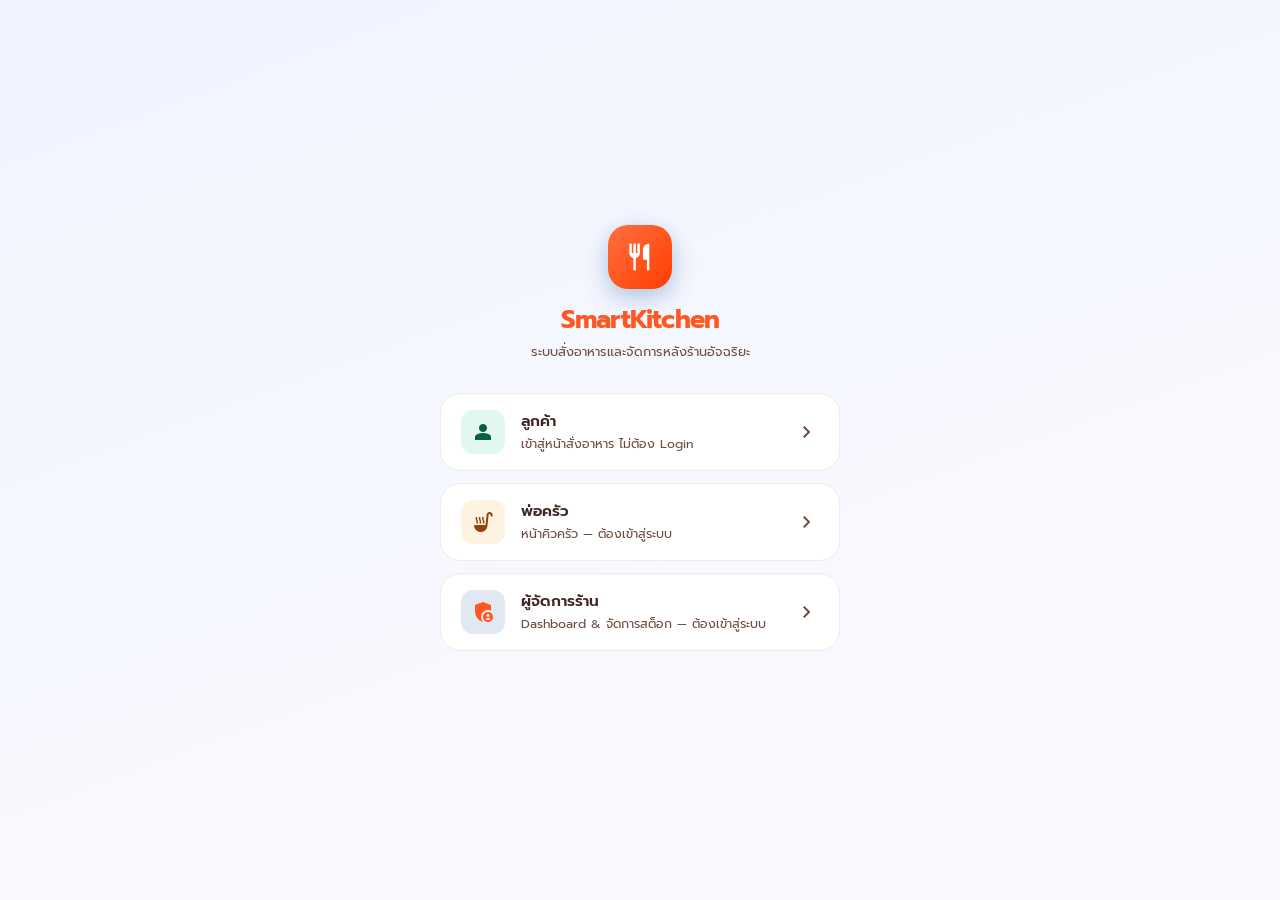
<file: docs/index.html>
<!DOCTYPE html>
<html lang="th">
<head>
  <meta charset="UTF-8">
  <meta name="viewport" content="width=device-width, initial-scale=1.0">
  <title>SmartKitchen — เข้าสู่ระบบ</title>
  <meta name="description" content="ระบบสั่งอาหารและจัดการครัวอัจฉริยะ — SmartKitchen">
  <link rel="stylesheet" href="css/style.css">
  <style>
    body { display: flex; align-items: center; justify-content: center; min-height: 100dvh; padding: var(--space-6); background: linear-gradient(160deg, #eff4ff 0%, #f8f9ff 60%); }
    .login-wrap { width: 100%; max-width: 400px; }
    .logo-block { text-align: center; margin-bottom: var(--space-8); }
    .logo-icon { width: 64px; height: 64px; border-radius: var(--radius-lg); background: var(--gradient-ai); display: flex; align-items: center; justify-content: center; margin: 0 auto var(--space-3); box-shadow: 0 8px 24px rgba(0,72,141,0.3); }
    .logo-icon .material-symbols-outlined { font-size: 2rem; color: white; font-variation-settings: 'FILL' 1; }
    .logo-name { font-size: 1.6rem; font-weight: 700; color: var(--color-primary); letter-spacing: -0.03em; }
    .logo-sub  { font-size: 0.8rem; color: var(--color-on-surface-var); margin-top: 2px; }
    .role-grid { display: grid; grid-template-columns: 1fr; gap: var(--space-3); margin-bottom: var(--space-6); }
    .role-card {
      display: flex; align-items: center; gap: var(--space-4);
      padding: var(--space-4) var(--space-5);
      background: white; border: 1.5px solid var(--color-outline-var);
      border-radius: var(--radius-lg); cursor: pointer;
      transition: border-color 0.2s ease, box-shadow 0.2s ease, transform 0.15s ease;
    }
    .role-card:hover { border-color: var(--color-primary); box-shadow: 0 4px 16px rgba(0,72,141,0.12); }
    .role-card:active { transform: scale(0.98); }
    .role-card.selected { border-color: var(--color-primary); background: var(--color-surface-low); box-shadow: 0 0 0 3px rgba(0,72,141,0.12); }
    .role-card-icon { width: 44px; height: 44px; border-radius: var(--radius-md); display: flex; align-items: center; justify-content: center; flex-shrink: 0; }
    .role-card-icon.customer { background: rgba(16,185,129,0.12); color: #065f46; }
    .role-card-icon.chef     { background: rgba(245,158,11,0.12); color: #92400e; }
    .role-card-icon.admin    { background: rgba(0,72,141,0.12);   color: var(--color-primary); }
    .role-card-icon .material-symbols-outlined { font-variation-settings: 'FILL' 1; }
    .role-card-info { flex: 1; }
    .role-card-title { font-weight: 600; font-size: 0.95rem; }
    .role-card-desc  { font-size: 0.78rem; color: var(--color-on-surface-var); margin-top: 2px; }
    .login-form { display: none; margin-bottom: var(--space-5); }
    .login-form.show { display: flex; flex-direction: column; gap: var(--space-3); animation: fade-up 0.3s ease; }
    .divider { text-align: center; font-size: 0.8rem; color: var(--color-on-surface-var); margin: var(--space-3) 0; position: relative; }
    .divider::before, .divider::after { content: ''; position: absolute; top: 50%; width: 40%; height: 1px; background: var(--color-outline-var); }
    .divider::before { left: 0; } .divider::after { right: 0; }
  </style>
</head>
<body>
  <div class="login-wrap">
    <!-- Logo -->
    <div class="logo-block">
      <div class="logo-icon">
        <span class="material-symbols-outlined">restaurant</span>
      </div>
      <div class="logo-name">SmartKitchen</div>
      <div class="logo-sub">ระบบสั่งอาหารและจัดการหลังร้านอัจฉริยะ</div>
    </div>

    <!-- Role Cards -->
    <div class="role-grid">
      <div class="role-card" id="card-customer" onclick="selectRole('customer')">
        <div class="role-card-icon customer">
          <span class="material-symbols-outlined">person</span>
        </div>
        <div class="role-card-info">
          <div class="role-card-title">ลูกค้า</div>
          <div class="role-card-desc">เข้าสู่หน้าสั่งอาหาร ไม่ต้อง Login</div>
        </div>
        <span class="material-symbols-outlined text-muted">chevron_right</span>
      </div>

      <div class="role-card" id="card-chef" onclick="selectRole('chef')">
        <div class="role-card-icon chef">
          <span class="material-symbols-outlined">soup_kitchen</span>
        </div>
        <div class="role-card-info">
          <div class="role-card-title">พ่อครัว</div>
          <div class="role-card-desc">หน้าคิวครัว — ต้องเข้าสู่ระบบ</div>
        </div>
        <span class="material-symbols-outlined text-muted">chevron_right</span>
      </div>

      <div class="role-card" id="card-admin" onclick="selectRole('admin')">
        <div class="role-card-icon admin">
          <span class="material-symbols-outlined">admin_panel_settings</span>
        </div>
        <div class="role-card-info">
          <div class="role-card-title">ผู้จัดการร้าน</div>
          <div class="role-card-desc">Dashboard & จัดการสต็อก — ต้องเข้าสู่ระบบ</div>
        </div>
        <span class="material-symbols-outlined text-muted">chevron_right</span>
      </div>
    </div>

    <!-- Login Form (สำหรับ chef และ admin) -->
    <div class="login-form" id="login-form">
      <div class="form-group">
        <label class="form-label" for="email-input">อีเมล</label>
        <input class="form-input" type="email" id="email-input" placeholder="your@email.com" autocomplete="email">
        <span class="form-error" id="email-error">กรุณาระบุอีเมล</span>
      </div>
      <div class="form-group">
        <label class="form-label" for="password-input">รหัสผ่าน</label>
        <input class="form-input" type="password" id="password-input" placeholder="••••••••" autocomplete="current-password">
        <span class="form-error" id="pass-error">กรุณาระบุรหัสผ่าน</span>
      </div>
      <button class="btn btn-primary btn-full" id="login-btn" onclick="doLogin()">
        <span class="material-symbols-outlined" style="font-size:1.1rem">login</span>
        เข้าสู่ระบบ
      </button>
      <div id="login-error" class="text-center text-sm" style="color:var(--color-error);display:none;"></div>
    </div>
  </div>

  <!-- Toast -->
  <div class="toast" id="toast"></div>

  <script src="js/config.js"></script>
  <script src="js/api.js"></script>
  <script src="js/auth.js"></script>
  <script>
    let selectedRole = null;

    // ถ้า Login อยู่แล้ว redirect ทันที
    window.addEventListener('DOMContentLoaded', () => {
      const user = Auth.getUser();
      if (user) redirectByRole(user.role);
    });

    function selectRole(role) {
      selectedRole = role;
      document.querySelectorAll('.role-card').forEach(c => c.classList.remove('selected'));
      document.getElementById('card-' + role).classList.add('selected');

      if (role === 'customer') {
        Auth.loginAsCustomer();
      } else {
        document.getElementById('login-form').classList.add('show');
        document.getElementById('email-input').focus();
      }
    }

    async function doLogin() {
      const email    = document.getElementById('email-input').value.trim();
      const password = document.getElementById('password-input').value.trim();
      const btn      = document.getElementById('login-btn');
      const errEl    = document.getElementById('login-error');

      if (!email || !password) { showToast('กรุณากรอกอีเมลและรหัสผ่าน'); return; }

      btn.textContent = 'กำลังตรวจสอบ…';
      btn.disabled = true;
      errEl.style.display = 'none';

      const result = await Auth.login(email, password);

      if (result.ok) {
        if (result.user.role !== selectedRole) {
          errEl.textContent = `บัญชีนี้มีสิทธิ์เป็น "${result.user.role}" ไม่ใช่ "${selectedRole}"`;
          errEl.style.display = 'block';
          btn.textContent = 'เข้าสู่ระบบ';
          btn.disabled = false;
          return;
        }
        redirectByRole(result.user.role);
      } else {
        errEl.textContent = result.message;
        errEl.style.display = 'block';
        btn.textContent = 'เข้าสู่ระบบ';
        btn.disabled = false;
      }
    }

    function redirectByRole(role) {
      const map = { customer: 'pages/customer.html', chef: 'pages/chef.html', admin: 'pages/admin.html' };
      window.location.href = map[role] || 'pages/customer.html';
    }

    function showToast(msg) {
      const el = document.getElementById('toast');
      el.textContent = msg;
      el.classList.add('show');
      setTimeout(() => el.classList.remove('show'), 2800);
    }

    // Enter key on password
    document.addEventListener('keydown', e => {
      if (e.key === 'Enter' && document.getElementById('login-form').classList.contains('show')) doLogin();
    });
  </script>
</body>
</html>
</file>
<file: docs/css/style.css>
/* ============================================================
   style.css — SmartKitchen Global Design System
   Design: Modern Food App Theme (Orange/Warm)
   ============================================================ */

/* ── Google Fonts (เปลี่ยนเป็น Prompt ให้ภาษาไทยสวยขึ้น) ─── */
@import url('https://fonts.googleapis.com/css2?family=Prompt:wght@300;400;500;600;700&family=JetBrains+Mono:wght@400;500&display=swap');
@import url('https://fonts.googleapis.com/css2?family=Material+Symbols+Outlined:wght,FILL@100..700,0..1&display=swap');

/* ── CSS Variables — Design Tokens ───────────────────────── */
:root {
  /* Colors - โทนส้มแดงกระตุ้นความอยากอาหาร */
  --color-primary:          #FF5722;
  --color-primary-dark:     #E64A19;
  --color-on-primary:       #ffffff;
  --color-surface:          #FFFDFB;
  --color-surface-low:      #FFF4F0;
  --color-surface-mid:      #FFE3DB;
  --color-surface-high:     #FFD1C2;
  --color-on-surface:       #3E2723;
  --color-on-surface-var:   #6D4C41;
  --color-outline:          #BCAAA4;
  --color-outline-var:      #EFEBE9;
  --color-error:            #E53935;

  /* Status Colors (สดใสขึ้น) */
  --status-pending:    #FFB300;
  --status-cooking:    #039BE5;
  --status-served:     #00B0FF;
  --status-completed:  #00C853;

  /* Gradient Button - ไล่สีส้มสวยๆ */
  --gradient-ai: linear-gradient(135deg, #FF7043 0%, #FF3D00 100%);

  /* Typography */
  --font-body:  'Prompt', sans-serif;
  --font-mono:  'JetBrains Mono', monospace;

  /* Spacing */
  --space-1:  4px;
  --space-2:  8px;
  --space-3: 12px;
  --space-4: 16px;
  --space-5: 20px;
  --space-6: 24px;
  --space-8: 32px;

  /* Radius (ขอบมนขึ้น ดูน่ารักเป็นมิตร) */
  --radius-sm:  8px;
  --radius-md:  12px;
  --radius-lg: 20px;
  --radius-full: 9999px;

  /* Shadow (เงาฟุ้งๆ นุ่มๆ แบบ iOS) */
  --shadow-sm:  0 2px 8px rgba(255, 87, 34, 0.08);
  --shadow-md:  0 8px 24px rgba(255, 87, 34, 0.12);
  --shadow-lg:  0 12px 32px rgba(255, 87, 34, 0.18);
}
/* ── Reset & Base ─────────────────────────────────────────── */
*, *::before, *::after { box-sizing: border-box; margin: 0; padding: 0; }

html { font-size: 16px; -webkit-text-size-adjust: 100%; }

body {
  font-family: var(--font-body);
  background-color: var(--color-surface);
  color: var(--color-on-surface);
  line-height: 1.5;
  min-height: 100dvh;
}

img { display: block; max-width: 100%; object-fit: cover; }
a   { color: inherit; text-decoration: none; }

/* ── Typography ───────────────────────────────────────────── */
.text-display-lg { font-size: 2.5rem; font-weight: 700; letter-spacing: -0.02em; line-height: 1.15; }
.text-display-md { font-size: 2rem;   font-weight: 700; letter-spacing: -0.01em; line-height: 1.2;  }
.text-headline-lg{ font-size: 1.75rem;font-weight: 600; line-height: 1.3; }
.text-headline-md{ font-size: 1.375rem;font-weight:600; line-height: 1.35;}
.text-title-lg   { font-size: 1.1rem; font-weight: 600; line-height: 1.4; }
.text-title-md   { font-size: 1rem;   font-weight: 600; line-height: 1.5; }
.text-body-lg    { font-size: 1rem;   font-weight: 400; line-height: 1.5; }
.text-body-md    { font-size: 0.875rem;font-weight:400; line-height: 1.5; }
.text-label-md   { font-family: var(--font-mono); font-size: 0.75rem; font-weight: 500; letter-spacing: 0.05em; }
.text-code-sm    { font-family: var(--font-mono); font-size: 0.75rem; }

/* ── Layout ───────────────────────────────────────────────── */
.container { width: 100%; max-width: 480px; margin: 0 auto; padding: 0 var(--space-4); }
.container-wide { width: 100%; max-width: 1200px; margin: 0 auto; padding: 0 var(--space-6); }

/* ── Top AppBar ───────────────────────────────────────────── */
.appbar {
  position: sticky;
  top: 0;
  z-index: 100;
  height: 64px;
  background: rgba(248,249,255,0.85);
  backdrop-filter: blur(12px);
  -webkit-backdrop-filter: blur(12px);
  border-bottom: 1px solid var(--color-outline-var);
  display: flex;
  align-items: center;
  justify-content: space-between;
  padding: 0 var(--space-4);
}
.appbar-logo { display: flex; align-items: center; gap: var(--space-2); }
.appbar-logo-icon { color: var(--color-primary); font-size: 1.5rem; }
.appbar-title { font-size: 1.1rem; font-weight: 700; color: var(--color-primary); letter-spacing: -0.02em; }
.appbar-actions { display: flex; align-items: center; gap: var(--space-2); }

/* ── Buttons ──────────────────────────────────────────────── */
.btn {
  display: inline-flex;
  align-items: center;
  justify-content: center;
  gap: var(--space-2);
  padding: 10px var(--space-6);
  border-radius: var(--radius-md);
  font-family: var(--font-body);
  font-size: 0.9rem;
  font-weight: 600;
  cursor: pointer;
  border: none;
  transition: transform 0.15s ease, box-shadow 0.15s ease, opacity 0.15s ease;
  user-select: none;
}
.btn:active { transform: scale(0.97); }

.btn-primary {
  background: var(--gradient-ai);
  color: var(--color-on-primary);
  box-shadow: 0 2px 8px rgba(0,72,141,0.3);
}
.btn-primary:hover { box-shadow: 0 4px 16px rgba(0,72,141,0.4); }

.btn-secondary {
  background: transparent;
  color: var(--color-primary);
  border: 1.5px solid var(--color-primary);
}
.btn-secondary:hover { background: var(--color-surface-low); }

.btn-danger { background: var(--color-error); color: white; }
.btn-full   { width: 100%; }
.btn-sm     { padding: 6px var(--space-4); font-size: 0.8rem; }
.btn-icon   { width: 40px; height: 40px; padding: 0; border-radius: var(--radius-full); background: transparent; border: none; cursor: pointer; display: flex; align-items: center; justify-content: center; color: var(--color-on-surface-var); transition: background 0.15s ease; }
.btn-icon:hover { background: var(--color-surface-mid); }

/* ── Cards ────────────────────────────────────────────────── */
.card {
  background: white;
  border-radius: var(--radius-lg);
  border: 1px solid var(--color-outline-var);
  box-shadow: var(--shadow-sm);
  overflow: hidden;
  transition: box-shadow 0.2s ease, transform 0.2s ease;
}
.card:hover { box-shadow: var(--shadow-md); }
.card-body  { padding: var(--space-4); }

/* Menu card */
.menu-card { cursor: pointer; }
.menu-card:active { transform: scale(0.98); }
.menu-card-img { width: 100%; height: 160px; background: var(--color-surface-mid); }
.menu-card-img img { width: 100%; height: 100%; object-fit: cover; }
.menu-card-badge { position: absolute; top: var(--space-2); right: var(--space-2); background: var(--color-primary); color: white; border-radius: var(--radius-full); padding: 2px var(--space-2); font-size: 0.7rem; font-weight: 600; }

/* ── Form Elements ────────────────────────────────────────── */
.form-group { display: flex; flex-direction: column; gap: var(--space-1); }
.form-label { font-size: 0.8rem; font-weight: 600; color: var(--color-on-surface-var); }
.form-input {
  height: 44px;
  padding: 0 var(--space-4);
  border: 1.5px solid var(--color-outline-var);
  border-radius: var(--radius-md);
  font-family: var(--font-body);
  font-size: 0.9rem;
  background: white;
  color: var(--color-on-surface);
  transition: border-color 0.15s ease, box-shadow 0.15s ease;
  outline: none;
}
.form-input:focus { border-color: var(--color-primary); box-shadow: 0 0 0 3px rgba(0,72,141,0.12); }
.form-input::placeholder { color: var(--color-outline); }
.form-error { font-size: 0.75rem; color: var(--color-error); display: none; }
.form-input.error { border-color: var(--color-error); }
.form-input.error + .form-error { display: block; }

/* ── Status Chips ─────────────────────────────────────────── */
.chip {
  display: inline-flex;
  align-items: center;
  gap: var(--space-1);
  padding: 3px 10px;
  border-radius: var(--radius-full);
  font-size: 0.72rem;
  font-weight: 600;
  font-family: var(--font-mono);
  letter-spacing: 0.04em;
}
.chip-pending   { background: rgba(245,158,11,0.12); color: #92400e; }
.chip-cooking   { background: rgba(59,130,246,0.12); color: #1e40af; }
.chip-served    { background: rgba(16,185,129,0.12); color: #065f46; }
.chip-completed { background: rgba(99,102,241,0.12); color: #3730a3; }

/* ── KPI Widgets ──────────────────────────────────────────── */
.kpi-card { text-align: center; padding: var(--space-5); }
.kpi-value { font-size: 2rem; font-weight: 700; color: var(--color-primary); line-height: 1; }
.kpi-label { font-size: 0.78rem; color: var(--color-on-surface-var); margin-top: var(--space-1); }

/* ── Bottom Nav ───────────────────────────────────────────── */
.bottom-nav {
  position: fixed;
  bottom: 0; left: 0; right: 0;
  z-index: 100;
  height: 64px;
  background: rgba(248,249,255,0.95);
  backdrop-filter: blur(12px);
  border-top: 1px solid var(--color-outline-var);
  display: flex;
  align-items: center;
  justify-content: space-around;
  padding: 0 var(--space-4);
}
.bottom-nav-item {
  display: flex;
  flex-direction: column;
  align-items: center;
  gap: 2px;
  cursor: pointer;
  color: var(--color-on-surface-var);
  transition: color 0.15s ease;
  font-size: 0.65rem;
  font-weight: 500;
}
.bottom-nav-item.active { color: var(--color-primary); }
.bottom-nav-item .material-symbols-outlined { font-size: 1.5rem; }

/* ── Toast ────────────────────────────────────────────────── */
.toast {
  position: fixed;
  bottom: 80px;
  left: 50%; transform: translateX(-50%) translateY(20px);
  background: var(--color-on-surface);
  color: white;
  padding: var(--space-3) var(--space-5);
  border-radius: var(--radius-full);
  font-size: 0.85rem;
  font-weight: 500;
  z-index: 200;
  opacity: 0;
  transition: all 0.3s cubic-bezier(0.34,1.56,0.64,1);
  pointer-events: none;
  white-space: nowrap;
}
.toast.show { opacity: 1; transform: translateX(-50%) translateY(0); }

/* ── Skeleton Loading ─────────────────────────────────────── */
.skeleton {
  background: linear-gradient(90deg, var(--color-surface-mid) 25%, var(--color-surface-high) 50%, var(--color-surface-mid) 75%);
  background-size: 200% 100%;
  animation: skeleton-shimmer 1.4s infinite;
  border-radius: var(--radius-md);
}
@keyframes skeleton-shimmer {
  0%   { background-position: 200% 0; }
  100% { background-position: -200% 0; }
}

/* ── Overlay / Modal ──────────────────────────────────────── */
.overlay {
  position: fixed; inset: 0;
  background: rgba(0,0,0,0.5);
  backdrop-filter: blur(4px);
  z-index: 150;
  display: flex;
  align-items: flex-end;
  opacity: 0;
  pointer-events: none;
  transition: opacity 0.25s ease;
}
.overlay.show { opacity: 1; pointer-events: all; }
.bottom-sheet {
  width: 100%;
  background: white;
  border-radius: var(--radius-lg) var(--radius-lg) 0 0;
  padding: var(--space-6);
  transform: translateY(100%);
  transition: transform 0.3s cubic-bezier(0.34,1.1,0.64,1);
}
.overlay.show .bottom-sheet { transform: translateY(0); }

/* ── Utilities ────────────────────────────────────────────── */
.flex        { display: flex; }
.items-center{ align-items: center; }
.justify-between { justify-content: space-between; }
.gap-2  { gap: var(--space-2); }
.gap-3  { gap: var(--space-3); }
.gap-4  { gap: var(--space-4); }
.grid   { display: grid; }
.grid-2 { grid-template-columns: 1fr 1fr; gap: var(--space-3); }
.grid-3 { grid-template-columns: 1fr 1fr 1fr; gap: var(--space-3); }
.mt-2   { margin-top: var(--space-2); }
.mt-4   { margin-top: var(--space-4); }
.mt-6   { margin-top: var(--space-6); }
.mb-nav { margin-bottom: 80px; }
.w-full { width: 100%; }
.text-center { text-align: center; }
.text-primary{ color: var(--color-primary); }
.text-muted  { color: var(--color-on-surface-var); }
.text-sm     { font-size: 0.8rem; }
.font-bold   { font-weight: 700; }
.font-mono   { font-family: var(--font-mono); }
.rounded-full{ border-radius: var(--radius-full); }
.hidden      { display: none !important; }

/* Material Symbols */
.material-symbols-outlined {
  font-variation-settings: 'FILL' 0, 'wght' 400, 'GRAD' 0, 'opsz' 24;
  user-select: none;
}

/* ── Animations ───────────────────────────────────────────── */
@keyframes fade-up {
  from { opacity: 0; transform: translateY(12px); }
  to   { opacity: 1; transform: translateY(0); }
}
.animate-fade-up { animation: fade-up 0.35s ease both; }

@keyframes pulse-dot {
  0%, 100% { opacity: 1; }
  50%       { opacity: 0.4; }
}
.pulse-dot { animation: pulse-dot 1.5s infinite; }

/* ── Scrollbar ────────────────────────────────────────────── */
.hide-scrollbar::-webkit-scrollbar { display: none; }
.hide-scrollbar { -ms-overflow-style: none; scrollbar-width: none; }

/* ── Range Slider ─────────────────────────────────────────── */
input[type="range"] {
  -webkit-appearance: none;
  width: 100%;
  height: 6px;
  border-radius: var(--radius-full);
  background: var(--color-surface-high);
  outline: none;
}
input[type="range"]::-webkit-slider-thumb {
  -webkit-appearance: none;
  width: 22px; height: 22px;
  border-radius: 50%;
  background: var(--color-primary);
  cursor: pointer;
  box-shadow: 0 2px 6px rgba(0,72,141,0.35);
}

/* ── Toggle Switch ────────────────────────────────────────── */
.toggle { position: relative; display: inline-block; width: 44px; height: 24px; }
.toggle input { opacity: 0; width: 0; height: 0; }
.toggle-slider {
  position: absolute; inset: 0;
  background: var(--color-outline-var);
  border-radius: var(--radius-full);
  cursor: pointer;
  transition: background 0.2s ease;
}
.toggle-slider::before {
  content: '';
  position: absolute;
  width: 18px; height: 18px;
  left: 3px; top: 3px;
  background: white;
  border-radius: 50%;
  transition: transform 0.2s ease;
}
.toggle input:checked + .toggle-slider { background: var(--color-primary); }
.toggle input:checked + .toggle-slider::before { transform: translateX(20px); }

/* ── Table ────────────────────────────────────────────────── */
.data-table { width: 100%; border-collapse: collapse; font-size: 0.85rem; }
.data-table th {
  text-align: left;
  font-family: var(--font-mono);
  font-size: 0.72rem;
  font-weight: 500;
  letter-spacing: 0.05em;
  color: var(--color-on-surface-var);
  padding: var(--space-3) var(--space-3);
  border-bottom: 1.5px solid var(--color-outline-var);
}
.data-table td {
  padding: var(--space-3) var(--space-3);
  border-bottom: 1px solid var(--color-surface-mid);
  vertical-align: middle;
}
.data-table tr:hover td { background: var(--color-surface-low); }
</file>
